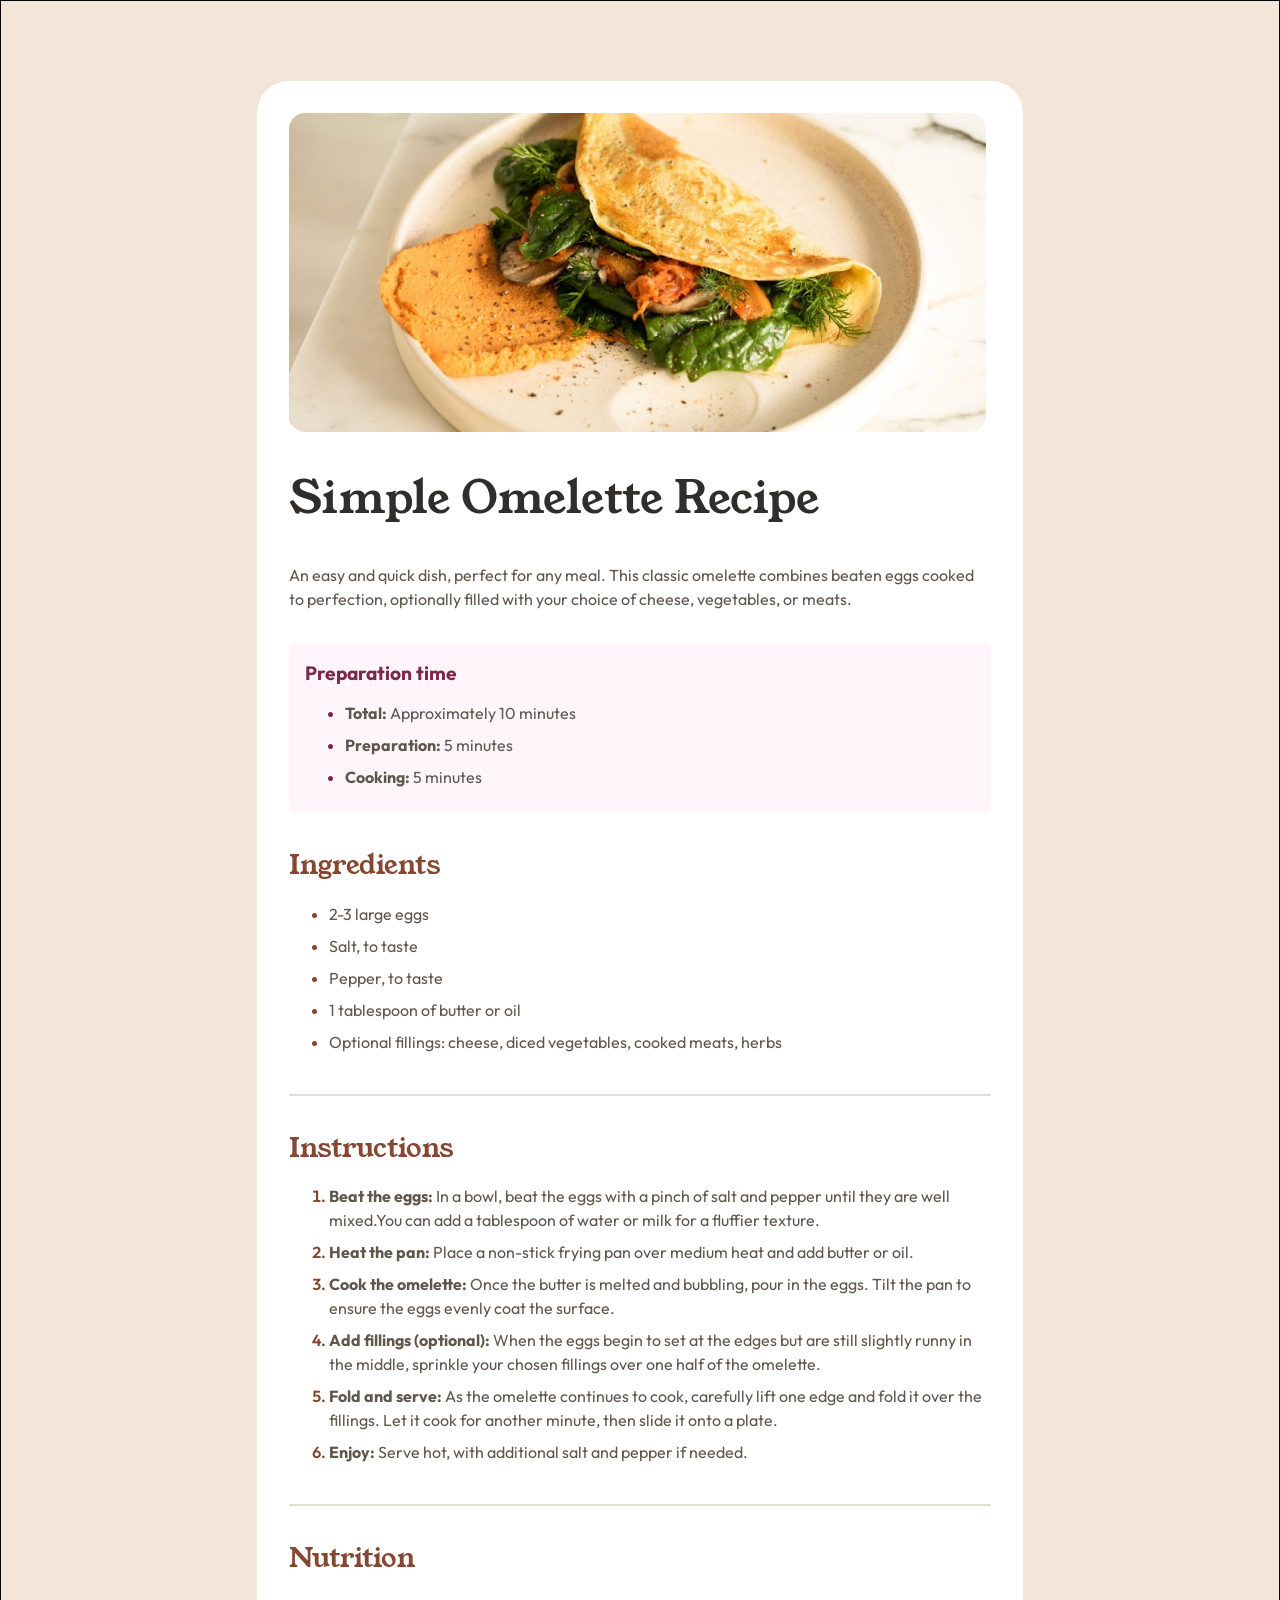
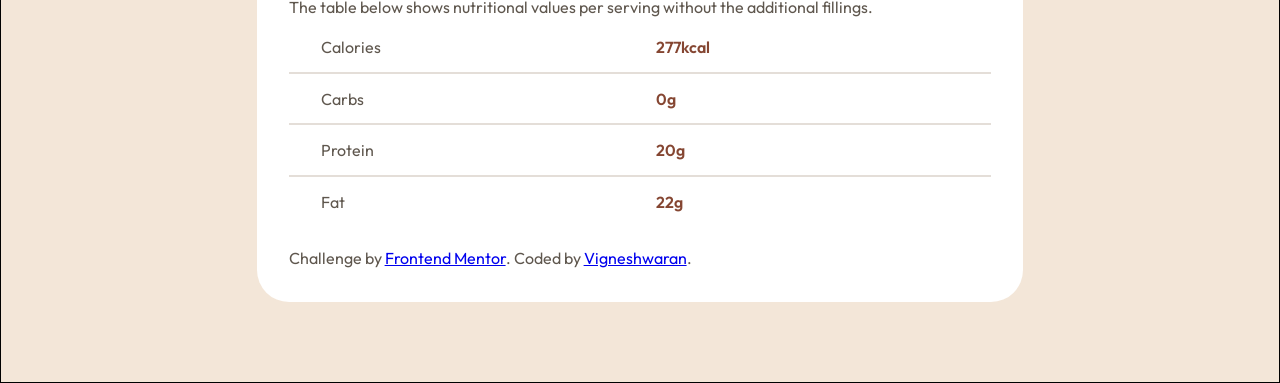
<file: recipe-page-main/index.html>
<!DOCTYPE html>
<html lang="en">
<head>
  <meta charset="UTF-8">
  <meta name="viewport" content="width=device-width, initial-scale=1.0"> <!-- displays site properly based on user's device -->

  <link rel="icon" type="image/png" sizes="32x32" href="./assets/images/favicon-32x32.png">
  
  <title>Frontend Mentor | Recipe page</title>
  <!-- Google Font -->
  <link rel="preconnect" href="https://fonts.googleapis.com">
  <link rel="preconnect" href="https://fonts.gstatic.com" crossorigin>
  <link href="https://fonts.googleapis.com/css2?family=Inter:ital,opsz,wght@0,14..32,100..900;1,14..32,100..900&family=Karla:ital,wght@0,200..800;1,200..800&family=Open+Sans:ital,wght@0,300..800;1,300..800&family=Poppins:ital,wght@0,100;0,200;0,300;0,400;0,500;0,600;0,700;0,800;0,900;1,100;1,200;1,300;1,400;1,500;1,600;1,700;1,800;1,900&family=Satisfy&family=Young+Serif&display=swap" rel="stylesheet">


  <link rel="preconnect" href="https://fonts.googleapis.com">
<link rel="preconnect" href="https://fonts.gstatic.com" crossorigin>
<link href="https://fonts.googleapis.com/css2?family=Inter:ital,opsz,wght@0,14..32,100..900;1,14..32,100..900&family=Karla:ital,wght@0,200..800;1,200..800&family=Open+Sans:ital,wght@0,300..800;1,300..800&family=Outfit:wght@100..900&family=Poppins:ital,wght@0,100;0,200;0,300;0,400;0,500;0,600;0,700;0,800;0,900;1,100;1,200;1,300;1,400;1,500;1,600;1,700;1,800;1,900&family=Satisfy&family=Young+Serif&display=swap" rel="stylesheet">
  <!-- custom css -->
  <link rel="stylesheet" href="style.css">
</head>
<body>
  <div class="recipe_section">
    <picture>
      <img src="assets/images/image-omelette.jpeg" alt="Simple Omelette Recipe" class="recipe_image" >
    </picture>
    <div class="recipe">
    <h1 class="recipe_tittle">Simple Omelette Recipe</h1>
    <p class="recipe_descripition">An easy and quick dish, perfect for any meal. This classic omelette combines beaten eggs cooked 
      to perfection, optionally filled with your choice of cheese, vegetables, or meats.
    </p>
    <div class="recipe_prep">
      <p>Preparation time</p>
      <ul>
        <li><b>Total:</b> Approximately 10 minutes</li>
        <li><b>Preparation:</b> 5 minutes</li>
        <li><b>Cooking:</b> 5 minutes</li>
      </ul>
    </div>
    <div class="recipe_ingrediants">
      <h3>Ingredients</h3>
      <ul>
        <li>2-3 large eggs</li>
        <li>Salt, to taste</li>
        <li>Pepper, to taste</li>
        <li>1 tablespoon of butter or oil</li>
        <li>Optional fillings: cheese, diced vegetables, cooked meats, herbs</li>
      </ul>
    </div>
    <hr>
    <div class="recipe_instruction">
      <h3>Instructions</h3>
      <ol>
        <li><b>Beat the eggs:</b> In a bowl, beat the eggs with a pinch of salt and pepper until they are well mixed.You can add a tablespoon of water or milk for a fluffier texture.</li>
        <li><b>Heat the pan:</b> Place a non-stick frying pan over medium heat and add butter or oil.</li>
        <li><b>Cook the omelette:</b> Once the butter is melted and bubbling, pour in the eggs. Tilt the pan to ensure 
          the eggs evenly coat the surface.</li>
        <li><b>Add fillings (optional):</b> When the eggs begin to set at the edges but are still slightly runny in the 
          middle, sprinkle your chosen fillings over one half of the omelette.</li>
        <li><b>Fold and serve:</b> As the omelette continues to cook, carefully lift one edge and fold it over the 
          fillings. Let it cook for another minute, then slide it onto a plate.</li>
          <li><b>Enjoy:</b> Serve hot, with additional salt and pepper if needed.</li>
      </ol>
    </div>
    <hr>
    <div class="recipe_nutrition">
      <h3>Nutrition</h3>
      <p> The table below shows nutritional values per serving without the additional fillings.</p>
    <div class="nutrition_table">
      <div class="row">
        <p class="name">Calories</p>
        <p class="value">277kcal</p>
      </div>
      <hr>
      <div class="row">
        <p class="name">Carbs</p>
        <p class="value">0g</p>
      </div>
      <hr>
      <div class="row">
        <p class="name">Protein</p>
        <p class="value">20g</p>
      </div>
      <hr>
      <div class="row">
        <p class="name">Fat</p>
        <p class="value">22g</p>
      </div>
    </div>
    </div> 
    <div class="attribution">
      Challenge by <a href="https://www.frontendmentor.io?ref=challenge" target="_blank">Frontend Mentor</a>. 
      Coded by <a href="#">Vigneshwaran</a>.
    </div>
    </div>
  </div>
</body>
</html>
</file>
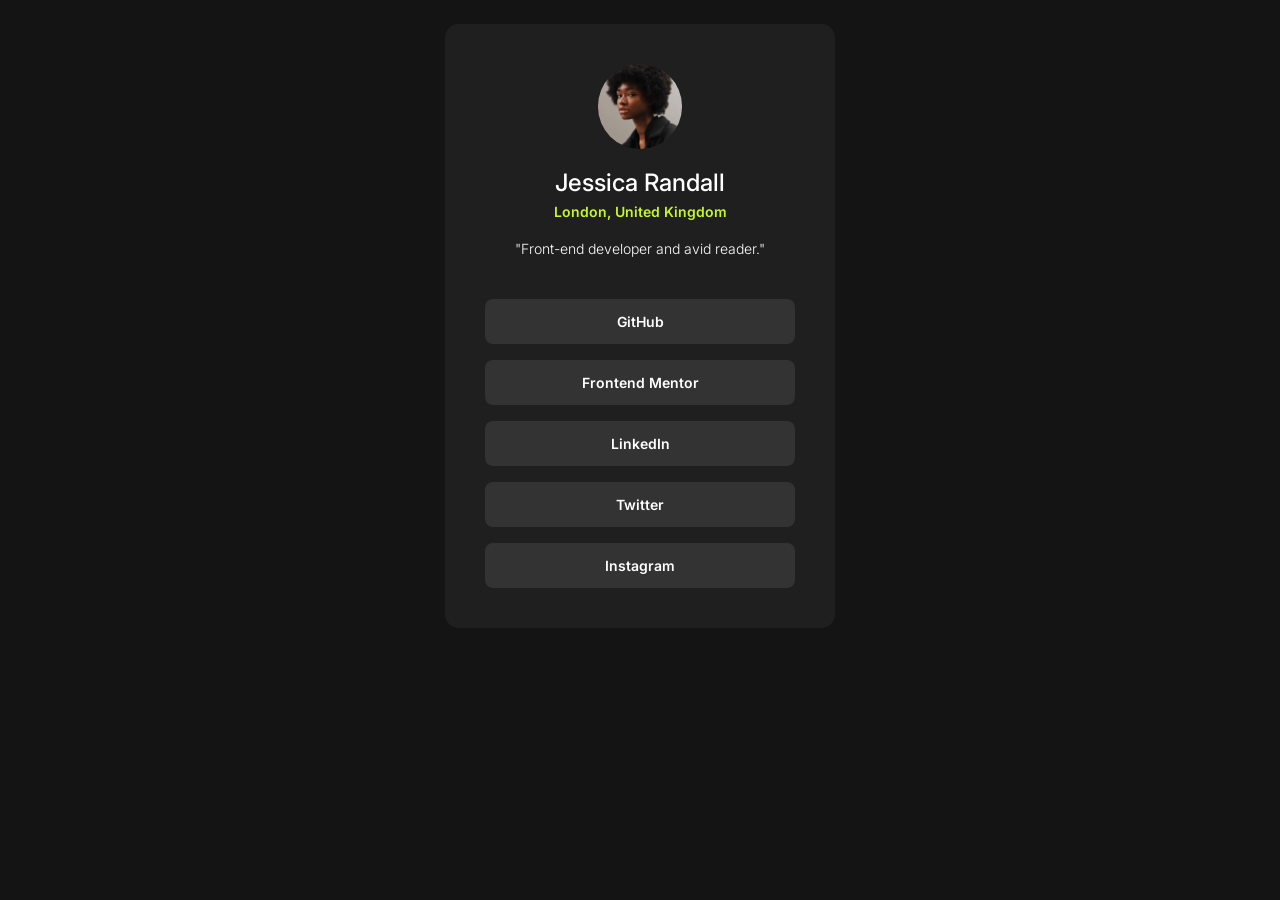
<file: social-links-profile-main/index.html>
<!DOCTYPE html>
<html lang="en">
<head>
  <meta charset="UTF-8">
  <meta name="viewport" content="width=device-width, initial-scale=1.0"> <!-- displays site properly based on user's device -->
  <link rel="icon" type="image/png" sizes="32x32" href="./assets/images/favicon-32x32.png">
  <title>Frontend Mentor | Social links profile</title>
  <!-- custom css -->
  <link rel="stylesheet" href="style.css">
  <!-- google fonts -->
  <link rel="preconnect" href="https://fonts.googleapis.com">
  <link rel="preconnect" href="https://fonts.gstatic.com" crossorigin>
  <link href="https://fonts.googleapis.com/css2?family=Inter:ital,opsz,wght@0,14..32,100..900;1,14..32,100..900&family=Karla:ital,wght@0,200..800;1,200..800&family=Open+Sans:ital,wght@0,300..800;1,300..800&family=Outfit:wght@100..900&family=Poppins:ital,wght@0,100;0,200;0,300;0,400;0,500;0,600;0,700;0,800;0,900;1,100;1,200;1,300;1,400;1,500;1,600;1,700;1,800;1,900&family=Satisfy&family=Young+Serif&display=swap" rel="stylesheet">
</head>
<body>
  <div class="card">
    <div class="card_info">
        <img src="assets//images//avatar-jessica.jpeg" alt="img_avatar">
        <div class="card_names">
        <h2>Jessica Randall</h2>
        <h5>London, United Kingdom</h6>
        </div>
      <h6>"Front-end developer and avid reader."</h6>
    </div>
    <div class="card_social_links">
      <a href="#">GitHub</a>
      <a href="#">Frontend Mentor</a>
      <a href="#">LinkedIn</a> 
      <a href="#">Twitter</a>
      <a href="#">Instagram</a>
    </div>
  </div>
  <!-- <div class="attribution">
    Challenge by <a href="https://www.frontendmentor.io?ref=challenge" target="_blank">Frontend Mentor</a>. 
    Coded by <a href="#">Your Name Here</a>.
  </div> -->
</body>
</html>
</file>
<file: recipe-page-main/style.css>
:root{
    --clr-white:hsl(0, 0%, 100%);
    --clr-stone-100:hsl(30, 54%, 90%);
    --clr-stone-150:hsl(30, 18%, 87%);
    --clr-stone-600:hsl(30, 10%, 34%);
    --clr-stone-900:hsl(24, 5%, 18%);
    --clr-brown-800:hsl(14, 45%, 36%);
    --clr-rose-800:hsl(332, 51%, 32%);
    --clr-rose-50:hsl(330, 100%, 98%);

    --fw-regular:400;
    --fw-bold_1:600;
    --fw-bold_2:700;
    --ff-base:"Outfit", serif;
    --ff-assent:"Young Serif", serif;
}
/* 1. Use a more-intuitive box-sizing model */
*, *::before, *::after {
    box-sizing: border-box;
  }
  
  /* 2. Remove default margin */
  * {
    margin: 0;
  }
  
  body {
    /* 3. Add accessible line-height */
    line-height: 1.5;
    /* 4. Improve text rendering */
    -webkit-font-smoothing: antialiased;
  }
  
  /* 5. Improve media defaults */
  img, picture, video, canvas, svg {
    display: block;
    max-width: 100%;
  }
  
  /* 6. Inherit fonts for form controls */
  input, button, textarea, select {
    font: inherit;
  }
  
  /* 7. Avoid text overflows */
  p, h1, h2, h3, h4, h5, h6 {
    overflow-wrap: break-word;
  }
  
  /* 8. Improve line wrapping */
  p {
    text-wrap: pretty;
  }
  h1, h2, h3, h4, h5, h6 {
    text-wrap: balance;
    font-family: var(--ff-assent);
  }

  body {
    font-family: var(--ff-base);
    font-weight: var(--fw-regular);
    font-size: 1rem;
    color: var(--clr-stone-600);
    background-color: var(--clr-white);
    display: grid;
    place-content: center;
    gap: 1rem;
  }

  /* recipe */

  .recipe {
    display: flex;
    flex-direction: column;
    gap: 2rem;
    margin: 2rem 2rem;
  }

  .recipe_tittle {
    font-size: 2rem;
    font-weight: var(--fw-regular);
    color: var(--clr-stone-900);
  }

  /* recipe_prep */
  .recipe_prep{
    background-color: var(--clr-rose-50);
    padding: 1rem;
    border-radius: 0.5rem;
    display: flex;
    flex-direction:column ;
    flex-wrap: wrap;
    gap:0.8rem;
  }

  .recipe_prep p {
    font-size: 1.2rem;
    font-weight:var(--fw-bold_2);
    color: var(--clr-rose-800);
  }
  .recipe_prep li{
    margin-bottom: 0.5rem;
  }

  .recipe_prep li::marker {
    color: var(--clr-rose-800);
    

  }

  /* recipe_ingrediants */

  .recipe_ingrediants {
    display: flex;
    flex-direction: column;
    gap: 1rem;
  }

  .recipe_ingrediants h3{
    font-weight: var(--fw-regular);
    color: var(--clr-brown-800);
    font-size: 1.7rem;
  }

  .recipe_ingrediants li {
    margin-bottom: 0.5rem;
  }

 
  hr {
    border: none;
    height:0.12rem;
    background-color: var(--clr-stone-150);
  }

  /* recipe_instructions */

  .recipe_instruction {
    display: flex;
    flex-direction: column;
    gap: 1rem;
  }

  .recipe_instruction h3{
    font-weight: var(--fw-regular);
    color: var(--clr-brown-800);
    font-size: 1.7rem;
  }

  .recipe_instruction li {
    margin-bottom: 0.5rem;
  }
 
  .recipe_instruction li::marker,.recipe_ingrediants li::marker {
    color: var(--clr-brown-800);
    font-weight: var(--fw-bold_1);
  }

  /* recipe_nutrition */

  .recipe_nutrition {
    display: flex;
    flex-direction: column;
    gap: 1rem;
  }

  .recipe_nutrition h3{
    font-weight: var(--fw-regular);
    color: var(--clr-brown-800);
    font-size: 1.7rem;
  }

  .recipe_nutrition li {
    line-height: 1.8;
  }

  .nutrition_table {
    display: flex;
    flex-direction: column;
    gap: 0.8rem;
  }

  .nutrition_table .row {
   display: flex;
   padding-left:2rem ;
  }
  .nutrition_table .row > * {
    width: 50%;
    margin-right: auto;
  }

  .row .value {
    font-weight: var(--fw-bold_1);
    color: var(--clr-brown-800);
  }

@media screen and (min-width:1080px) {

  body {
    font-family: var(--ff-base);
    font-weight: var(--fw-regular);
    font-size: 1rem;
    color: var(--clr-stone-600);
    background-color: var(--clr-stone-100);
    border: 1px solid black;
    display: flex;
    flex-direction: column;
    justify-content: center;
    align-items: center;
    gap: 1rem;
  }
  .recipe_section {
    max-width: 60%;
    background-color: var(--clr-white);
    margin-top: 5rem;
    margin-bottom:5rem;
    border-radius: 2rem;
  }
  img {
    display: block;
    max-width: 91%;
    margin: 2rem 2rem 2rem 2rem;
    border-radius: 1rem;
  }
  .recipe_tittle {
    font-size: 2.8rem;
    font-weight: var(--fw-regular);
    color: var(--clr-stone-900);
  }
}
</file>
<file: social-links-profile-main/style.css>
:root {
    --clr-white:hsl(0, 0%, 100%);
    --clr-green:hsl(75, 94%, 57%);
    --clr-grey-700:hsl(0, 0%, 20%);
    --clr-grey-800:hsl(0, 0%, 12%);
    --clr-grey-900:hsl(0, 0%, 8%);

    --fw-regular:400;
    --fw-bold-600:600;
    --fw-bold-700:700;

    --ff-base : "Inter",serif;
}
/* 1. Use a more-intuitive box-sizing model */
*, *::before, *::after {
    box-sizing: border-box;
  }
  
  /* 2. Remove default margin */
  * {
    margin: 0;
  }
  
  body {
    /* 3. Add accessible line-height */
    line-height: 1.5;
    /* 4. Improve text rendering */
    -webkit-font-smoothing: antialiased;
  }
  
  /* 5. Improve media defaults */
  img, picture, video, canvas, svg {
    display: block;
    max-width: 100%;
  }
  
  /* 6. Inherit fonts for form controls */
  input, button, textarea, select {
    font: inherit;
  }
  
  /* 7. Avoid text overflows */
  p, h1, h2, h3, h4, h5, h6 {
    overflow-wrap: break-word;
  }
  
  /* 8. Improve line wrapping */
  p {
    text-wrap: pretty;
  }
  h1, h2, h3, h4, h5, h6 {
    text-wrap: balance;
  }

  body {
    font-family:var(--ff-base);
    font-weight: var(--fw-regular);
    font-size:0.875rem;
    background-color: var(--clr-grey-900);
    color: var(--clr-white);
 
   
  }

  .card {
    background-color: var(--clr-grey-800);
    margin: 1.5rem 1.5rem;
    border-radius: 0.875rem;
    margin-left: auto;
    margin-right: auto;
  }
  .card_social_links {
    padding: 0rem 1.5rem 1.5rem 1.5rem;
    display: flex;
    flex-direction: column;
    gap: 1rem;
  }

  .card img {
    width:5.3rem;
    height: auto;
    border-radius: 50%;
  }

  .card a {
    display:block;
    text-decoration: none;
    color: var(--clr-white);
    text-align: center;
    padding: 0.75rem;
    border-radius: 0.5rem;
    background-color: hsl(0, 0%, 20%);
    font-weight: 600;
  }

  .card a:hover {
    color: var(--clr-grey-900);
    background-color: var(--clr-green);
  }

  .card_info {
    display: flex;
    justify-content: center;
    align-items: center;
    flex-direction: column;
    padding: 1.5rem;
    gap: 1rem;
  }


  .card_info h2{
    font-weight: 500;
    font-size: 1.5rem;
  }

  .card_info h5 {
    font-size:0.875rem;
    font-weight: 600;
    color: hsl(75, 94%, 57%);
  }

  .card_info h6 {
    font-size: 0.875rem;
    font-weight: 300;
  }

  .card_names {
    text-align: center;
  }


  @media screen and (max-width:749px) {
    body {
        display: grid;
        place-content: center;
    }
  }


  @media screen and (min-width:750px) {
    .card {
      max-width: 387px;
     
    }
    .card_social_links {
        padding: 0rem 2rem 2rem 2rem;
    }
    .card_info{
        padding:2rem;
    }
  }

  @media screen and (min-width: 1080px) {
    .card {
      max-width:390px;
    
    }
    .card_social_links {
        padding: 0rem 2.5rem 2.5rem 2.5rem;
    }
    .card_info{
        padding:2.5rem;
    }
  }
</file>
